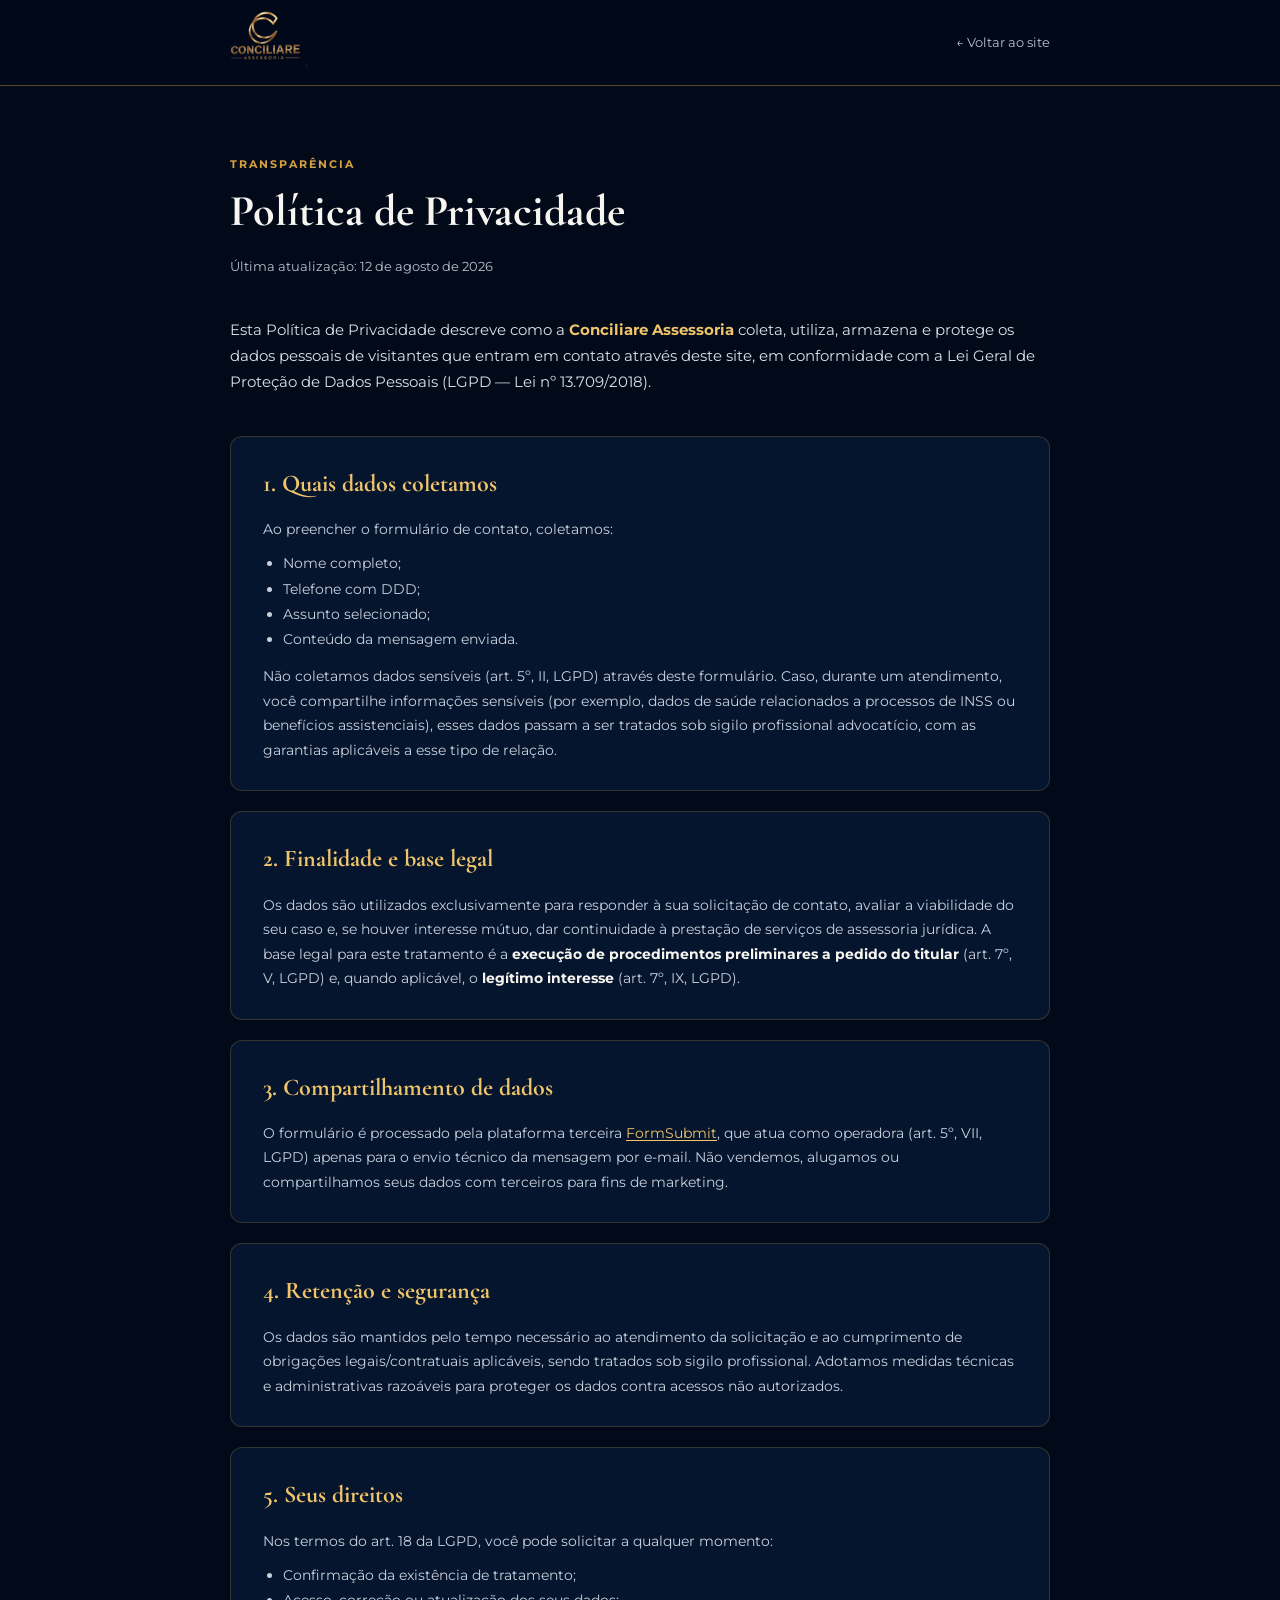
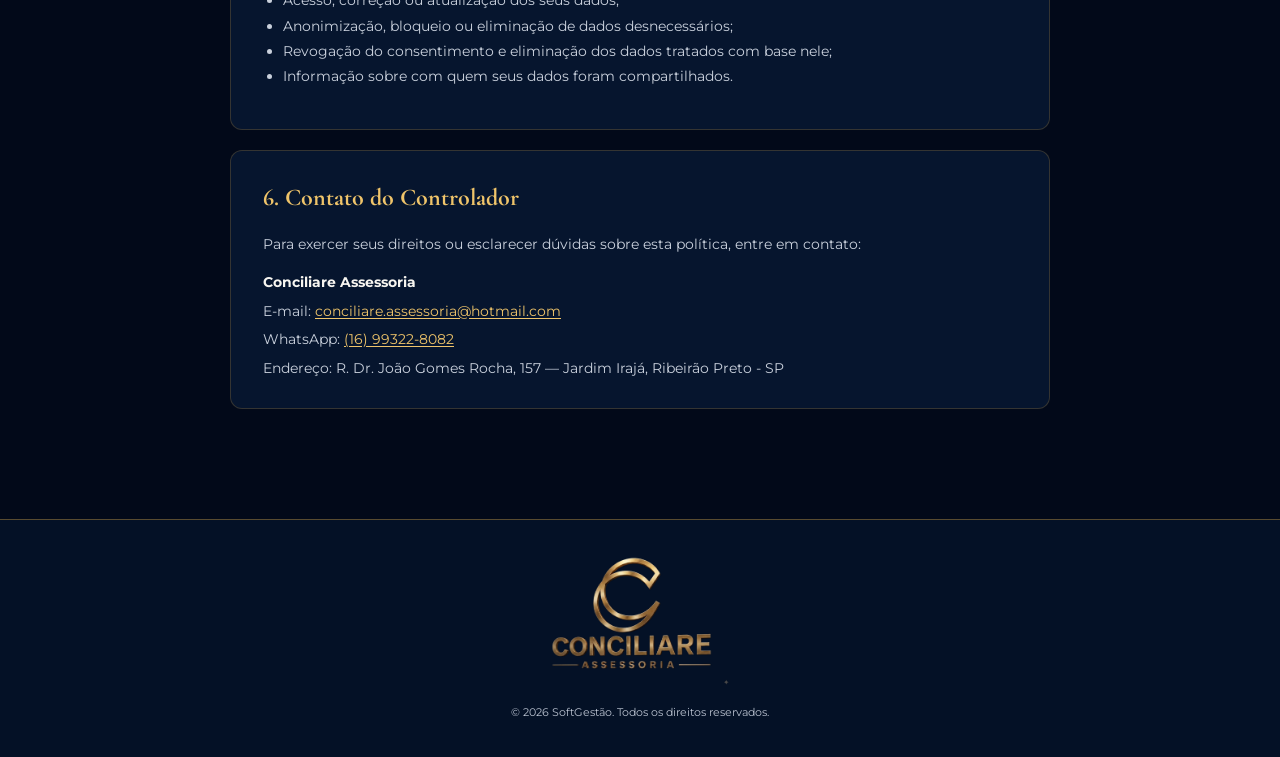
<file: privacidade.html>
<!DOCTYPE html>
<html lang="pt-BR">
<head>
<meta charset="UTF-8">
<meta name="viewport" content="width=device-width, initial-scale=1.0">
<title>Política de Privacidade | Conciliare Assessoria</title>
<meta name="description" content="Política de Privacidade da Conciliare Assessoria: como coletamos, usamos e protegemos os seus dados, em conformidade com a LGPD (Lei 13.709/2018).">
<meta name="robots" content="noindex, follow">
<link rel="canonical" href="https://conciliareassessoria.com.br/privacidade.html">
<link rel="icon" href="/favicon.ico" sizes="any">
<link rel="icon" type="image/png" href="/favicon.png" sizes="512x512">
<link rel="preconnect" href="https://fonts.googleapis.com">
<link rel="preconnect" href="https://fonts.gstatic.com" crossorigin>
<link href="https://fonts.googleapis.com/css2?family=Cormorant+Garamond:wght@500;600;700&family=Montserrat:wght@400;500;600;700&display=swap" rel="stylesheet">
<style>
:root{--bg:#020919;--bg2:#041126;--bg3:#06152e;--gold:#d7a340;--gold2:#efc46a;--white:#f7f5f0;--muted:#b9c1cf;--line:rgba(215,163,64,.40)}
*{box-sizing:border-box}
body{margin:0;background:var(--bg);color:var(--white);font-family:Montserrat,Arial,sans-serif;line-height:1.6}
a{color:var(--gold2);text-decoration:underline;text-underline-offset:2px}
a:hover{color:var(--gold)}
a:focus-visible{outline:2px solid var(--gold2);outline-offset:4px}
.shell{width:min(820px,calc(100% - 48px));margin:auto}

.header{height:86px;display:flex;align-items:center;background:rgba(2,9,25,.97);border-bottom:1px solid var(--line)}
.header .shell{display:flex;align-items:center;justify-content:space-between}
.brand img{width:220px;height:56px;object-fit:contain;object-position:left center}
.back-link{font-size:13px;color:var(--muted);text-decoration:none;display:flex;align-items:center;gap:6px}
.back-link:hover{color:var(--gold2)}

main{padding:64px 0 90px}
.eyebrow{color:var(--gold);font-size:11px;letter-spacing:.18em;text-transform:uppercase;font-weight:700;margin:0 0 12px}
h1{font-family:"Cormorant Garamond",serif;font-weight:700;font-size:44px;color:var(--white);margin:0 0 10px}
.updated{color:var(--muted);font-size:13px;margin:0 0 40px}
.intro{color:#dbe1ea;font-size:15px;line-height:1.75;margin:0 0 40px}
.intro strong{color:var(--gold2)}

.policy-block{background:var(--bg3);border:1px solid rgba(215,163,64,.22);border-radius:12px;padding:28px 32px;margin-bottom:20px}
.policy-block h2{font-family:"Cormorant Garamond",serif;font-weight:700;font-size:24px;color:var(--gold2);margin:0 0 14px}
.policy-block p{color:#c9d0dc;font-size:14px;line-height:1.75;margin:0 0 10px}
.policy-block p:last-child{margin-bottom:0}
.policy-block ul{margin:8px 0 12px;padding-left:20px;color:#c9d0dc;font-size:14px;line-height:1.8}
.policy-block strong{color:var(--white)}
.contact-block p{margin:4px 0}

footer{padding:36px 0;background:var(--bg2);border-top:1px solid var(--line);text-align:center}
footer img{width:180px;height:auto;object-fit:contain;margin:0 auto 10px}
footer p{color:var(--muted);font-size:11px;margin:0}

@media(max-width:650px){
h1{font-size:34px}
.policy-block{padding:22px 20px}
}
</style>
</head>
<body>

<header class="header">
  <div class="shell">
    <a class="brand" href="/" aria-label="Conciliare Assessoria - Início"><img src="/assets/img/logo-conciliare.png" alt="Conciliare Assessoria"></a>
    <a class="back-link" href="/">&larr; Voltar ao site</a>
  </div>
</header>

<main>
  <div class="shell">
    <span class="eyebrow">Transparência</span>
    <h1>Política de Privacidade</h1>
    <p class="updated">Última atualização: 12 de agosto de 2026</p>

    <p class="intro">
      Esta Política de Privacidade descreve como a <strong>Conciliare Assessoria</strong>
      coleta, utiliza, armazena e protege os dados pessoais de visitantes que entram em
      contato através deste site, em conformidade com a Lei Geral de Proteção de Dados
      Pessoais (LGPD — Lei nº 13.709/2018).
    </p>

    <div class="policy-block">
      <h2>1. Quais dados coletamos</h2>
      <p>Ao preencher o formulário de contato, coletamos:</p>
      <ul>
        <li>Nome completo;</li>
        <li>Telefone com DDD;</li>
        <li>Assunto selecionado;</li>
        <li>Conteúdo da mensagem enviada.</li>
      </ul>
      <p>
        Não coletamos dados sensíveis (art. 5º, II, LGPD) através deste formulário. Caso,
        durante um atendimento, você compartilhe informações sensíveis (por exemplo, dados
        de saúde relacionados a processos de INSS ou benefícios assistenciais), esses dados
        passam a ser tratados sob sigilo profissional advocatício, com as garantias
        aplicáveis a esse tipo de relação.
      </p>
    </div>

    <div class="policy-block">
      <h2>2. Finalidade e base legal</h2>
      <p>
        Os dados são utilizados exclusivamente para responder à sua solicitação de contato,
        avaliar a viabilidade do seu caso e, se houver interesse mútuo, dar continuidade à
        prestação de serviços de assessoria jurídica. A base legal para este tratamento é a
        <strong>execução de procedimentos preliminares a pedido do titular</strong> (art. 7º, V, LGPD)
        e, quando aplicável, o <strong>legítimo interesse</strong> (art. 7º, IX, LGPD).
      </p>
    </div>

    <div class="policy-block">
      <h2>3. Compartilhamento de dados</h2>
      <p>
        O formulário é processado pela plataforma terceira <a href="https://formsubmit.co" target="_blank" rel="noopener noreferrer">FormSubmit</a>,
        que atua como operadora (art. 5º, VII, LGPD) apenas para o envio técnico da mensagem
        por e-mail. Não vendemos, alugamos ou compartilhamos seus dados com terceiros para
        fins de marketing.
      </p>
    </div>

    <div class="policy-block">
      <h2>4. Retenção e segurança</h2>
      <p>
        Os dados são mantidos pelo tempo necessário ao atendimento da solicitação e ao
        cumprimento de obrigações legais/contratuais aplicáveis, sendo tratados sob sigilo
        profissional. Adotamos medidas técnicas e administrativas razoáveis para proteger os
        dados contra acessos não autorizados.
      </p>
    </div>

    <div class="policy-block">
      <h2>5. Seus direitos</h2>
      <p>Nos termos do art. 18 da LGPD, você pode solicitar a qualquer momento:</p>
      <ul>
        <li>Confirmação da existência de tratamento;</li>
        <li>Acesso, correção ou atualização dos seus dados;</li>
        <li>Anonimização, bloqueio ou eliminação de dados desnecessários;</li>
        <li>Revogação do consentimento e eliminação dos dados tratados com base nele;</li>
        <li>Informação sobre com quem seus dados foram compartilhados.</li>
      </ul>
    </div>

    <div class="policy-block contact-block">
      <h2>6. Contato do Controlador</h2>
      <p>Para exercer seus direitos ou esclarecer dúvidas sobre esta política, entre em contato:</p>
      <p style="margin-top:14px"><strong>Conciliare Assessoria</strong></p>
      <p>E-mail: <a href="mailto:conciliare.assessoria@hotmail.com">conciliare.assessoria@hotmail.com</a></p>
      <p>WhatsApp: <a href="https://wa.me/5516993228082" target="_blank" rel="noopener noreferrer">(16) 99322-8082</a></p>
      <p>Endereço: R. Dr. João Gomes Rocha, 157 — Jardim Irajá, Ribeirão Preto - SP</p>
    </div>
  </div>
</main>

<footer>
  <div class="shell">
    <img src="/assets/img/logo-conciliare.png" alt="Conciliare Assessoria">
    <p>© 2026 SoftGestão. Todos os direitos reservados.</p>
  </div>
</footer>

</body>
</html>
</file>
